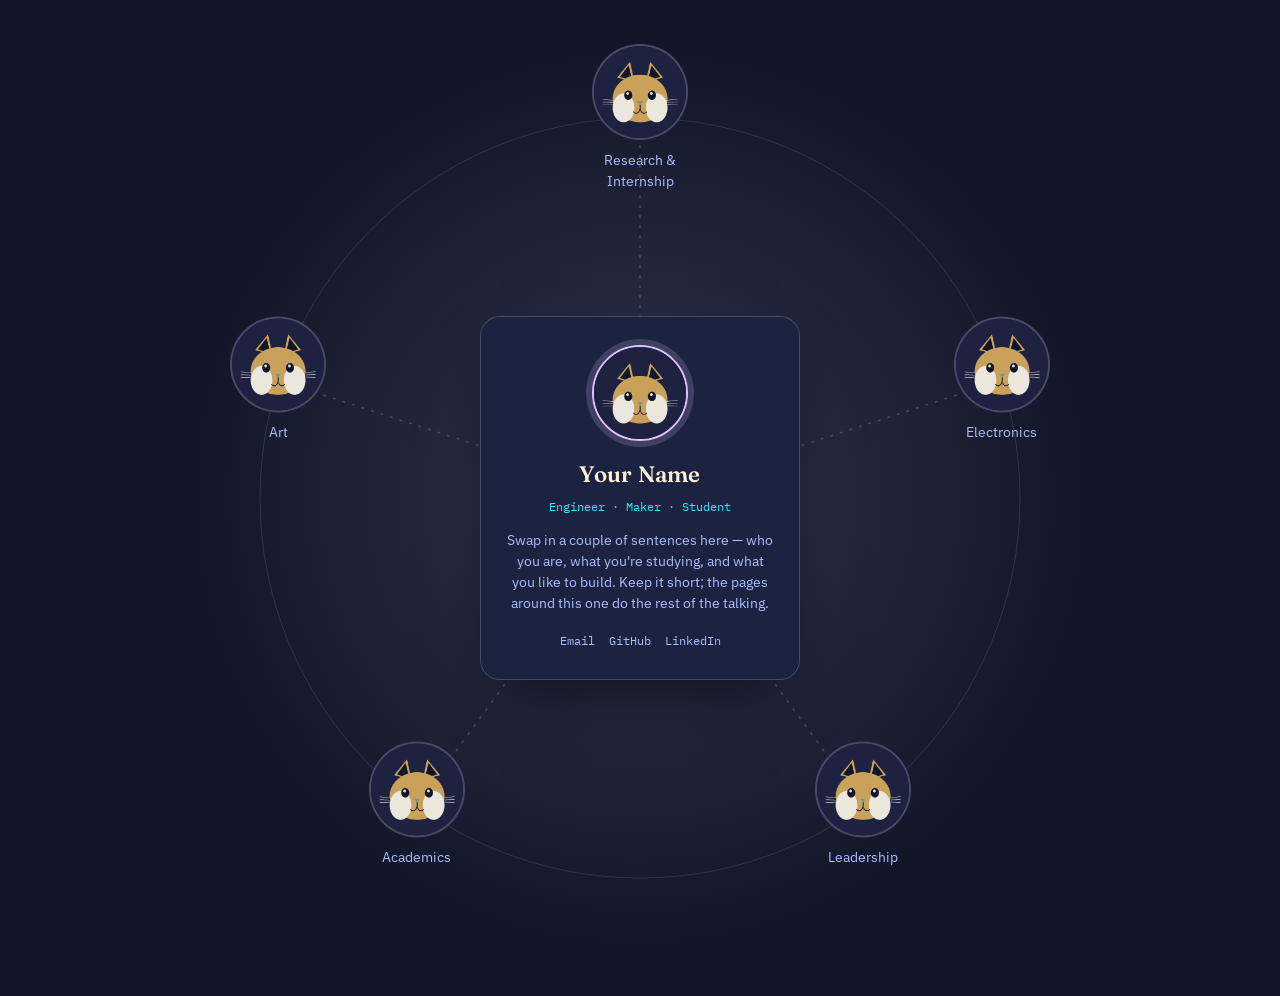
<file: index.html>
<!DOCTYPE html>
<html lang="en">
<head>
<meta charset="UTF-8">
<meta name="viewport" content="width=device-width, initial-scale=1.0">
<title>Your Name — Portfolio</title>
<link rel="stylesheet" href="css/style.css">
</head>
<body>

<!--
  HUB PAGE
  ---------
  Five "node" links are arranged around the center bio card using
  the --x / --y custom properties set inline on each .node element
  (percentages within the 900x900 .web box). To rearrange topics,
  just swap the --x/--y pairs, the SVG line endpoints, and the
  href/label/icon inside each node. Each node also sets its own
  --node-accent, matching that destination page's theme color —
  update it if you change a page's palette in css/style.css.

  To replace an icon: swap the <img src="images/cat.png"> for your
  own square image (ideally 200x200px or larger, it gets cropped
  into a circle).
-->

<main class="hub">
  <div class="web">

    <!-- connecting lines + faint orbit ring, purely decorative -->
    <svg class="web-lines" viewBox="0 0 900 900" aria-hidden="true">
      <g class="orbit-group">
        <circle class="orbit" cx="450" cy="450" r="380"></circle>
      </g>
      <line x1="450" y1="450" x2="450"   y2="70"></line>
      <line x1="450" y1="450" x2="811.5" y2="332.5"></line>
      <line x1="450" y1="450" x2="673.4" y2="757.4"></line>
      <line x1="450" y1="450" x2="226.6" y2="757.4"></line>
      <line x1="450" y1="450" x2="88.5"  y2="332.5"></line>
    </svg>

    <!-- center: photo + bio -->
    <div class="bio-card">
      <div class="portrait">
        <img src="images/cat.png" alt="Portrait of you">
      </div>
      <h1>Your Name</h1>
      <p class="role">Engineer · Maker · Student</p>
      <p class="bio-text">
        Swap in a couple of sentences here — who you are, what you're
        studying, and what you like to build. Keep it short; the
        pages around this one do the rest of the talking.
      </p>
      <div class="bio-links">
        <a href="mailto:you@example.com">Email</a>
        <a href="#">GitHub</a>
        <a href="#">LinkedIn</a>
      </div>
    </div>

    <!-- nodes: order = top, upper-right, lower-right, lower-left, upper-left -->
    <a class="node" href="research.html" style="--x: 50%;    --y: 7.78%;  --delay: 0.05s; --node-accent: #3185FC;">
      <span class="icon-ring"><img src="images/cat.png" alt=""></span>
      <span class="label">Research &amp; Internship</span>
    </a>

    <a class="node" href="electronics.html" style="--x: 90.17%; --y: 36.94%; --delay: 0.15s; --node-accent: #B0FE76;">
      <span class="icon-ring"><img src="images/cat.png" alt=""></span>
      <span class="label">Electronics</span>
    </a>

    <a class="node" href="leadership.html" style="--x: 74.82%; --y: 84.16%; --delay: 0.25s; --node-accent: #C083C4;">
      <span class="icon-ring"><img src="images/cat.png" alt=""></span>
      <span class="label">Leadership</span>
    </a>

    <a class="node" href="academics.html" style="--x: 25.18%; --y: 84.16%; --delay: 0.35s; --node-accent: #D6684A;">
      <span class="icon-ring"><img src="images/cat.png" alt=""></span>
      <span class="label">Academics</span>
    </a>

    <a class="node" href="art.html" style="--x: 9.83%;  --y: 36.94%; --delay: 0.45s; --node-accent: #258EA6;">
      <span class="icon-ring"><img src="images/cat.png" alt=""></span>
      <span class="label">Art</span>
    </a>

  </div>
</main>

</body>
</html>
</file>
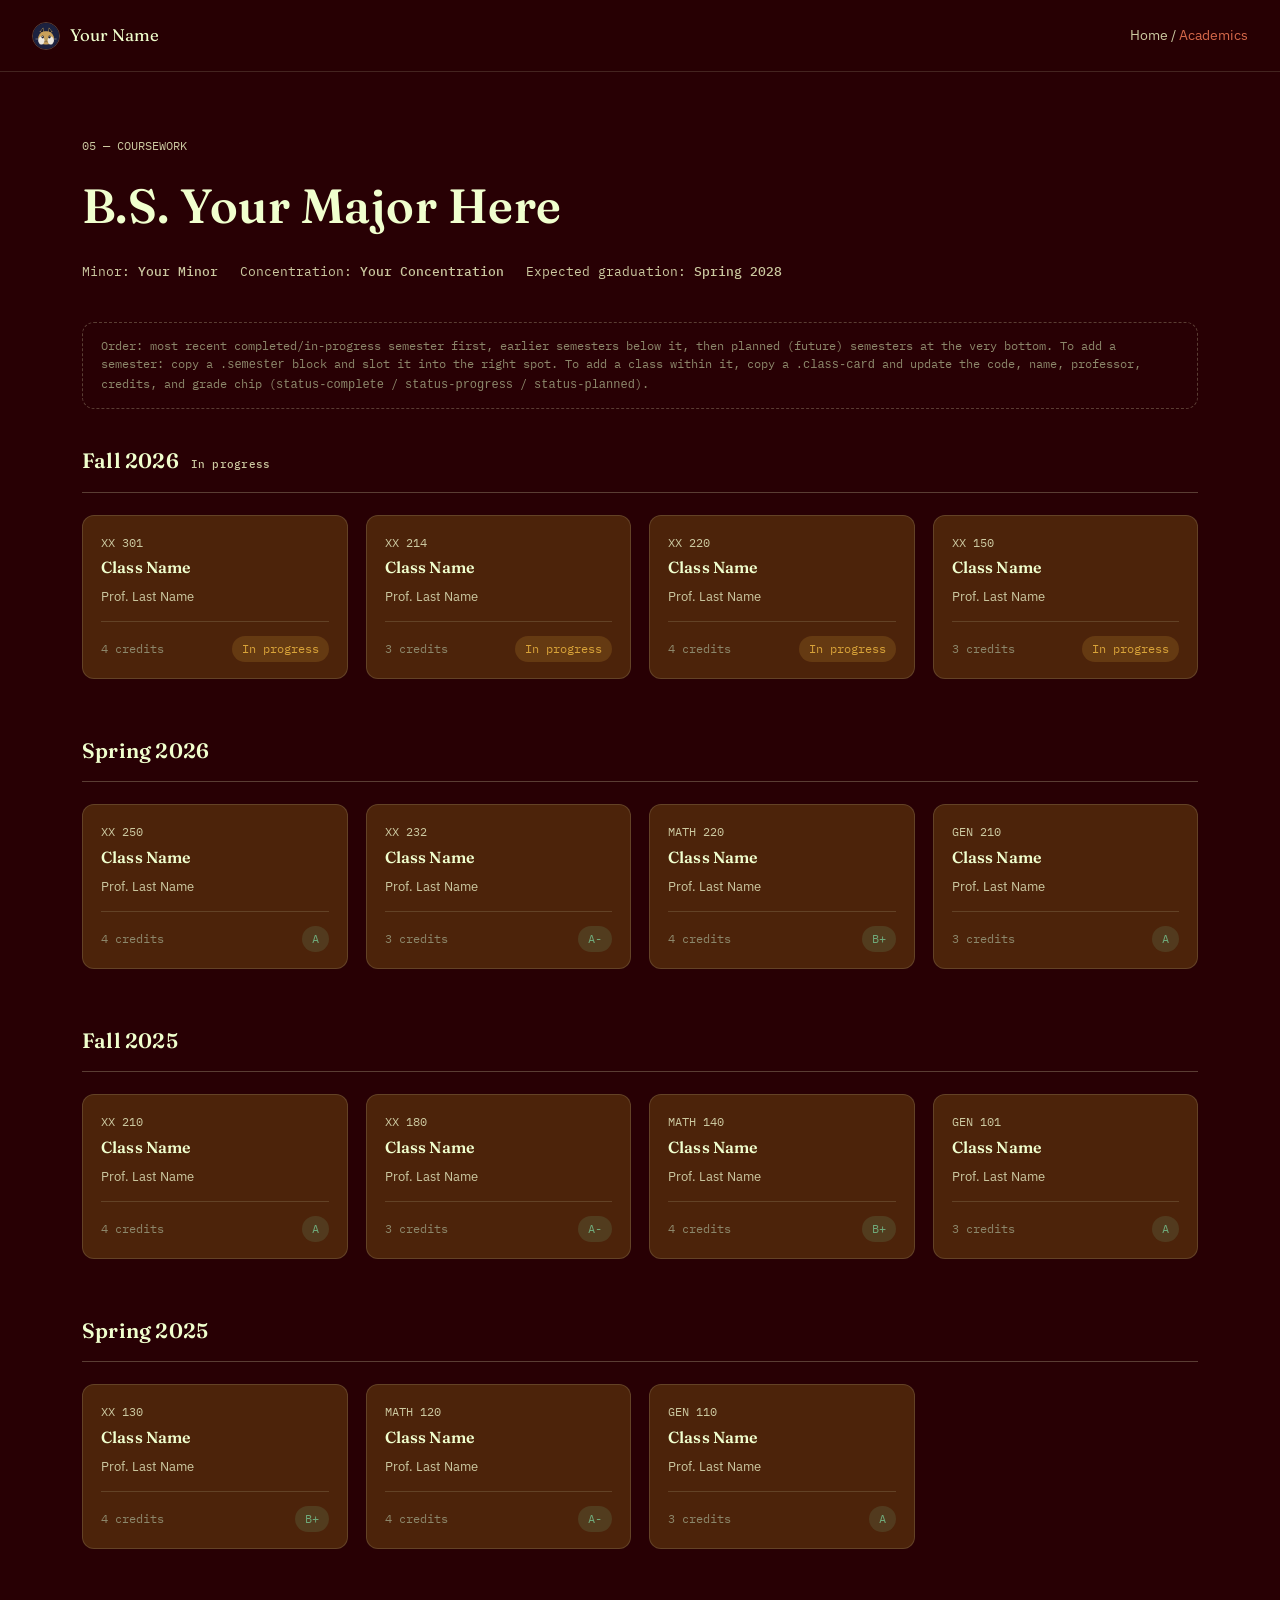
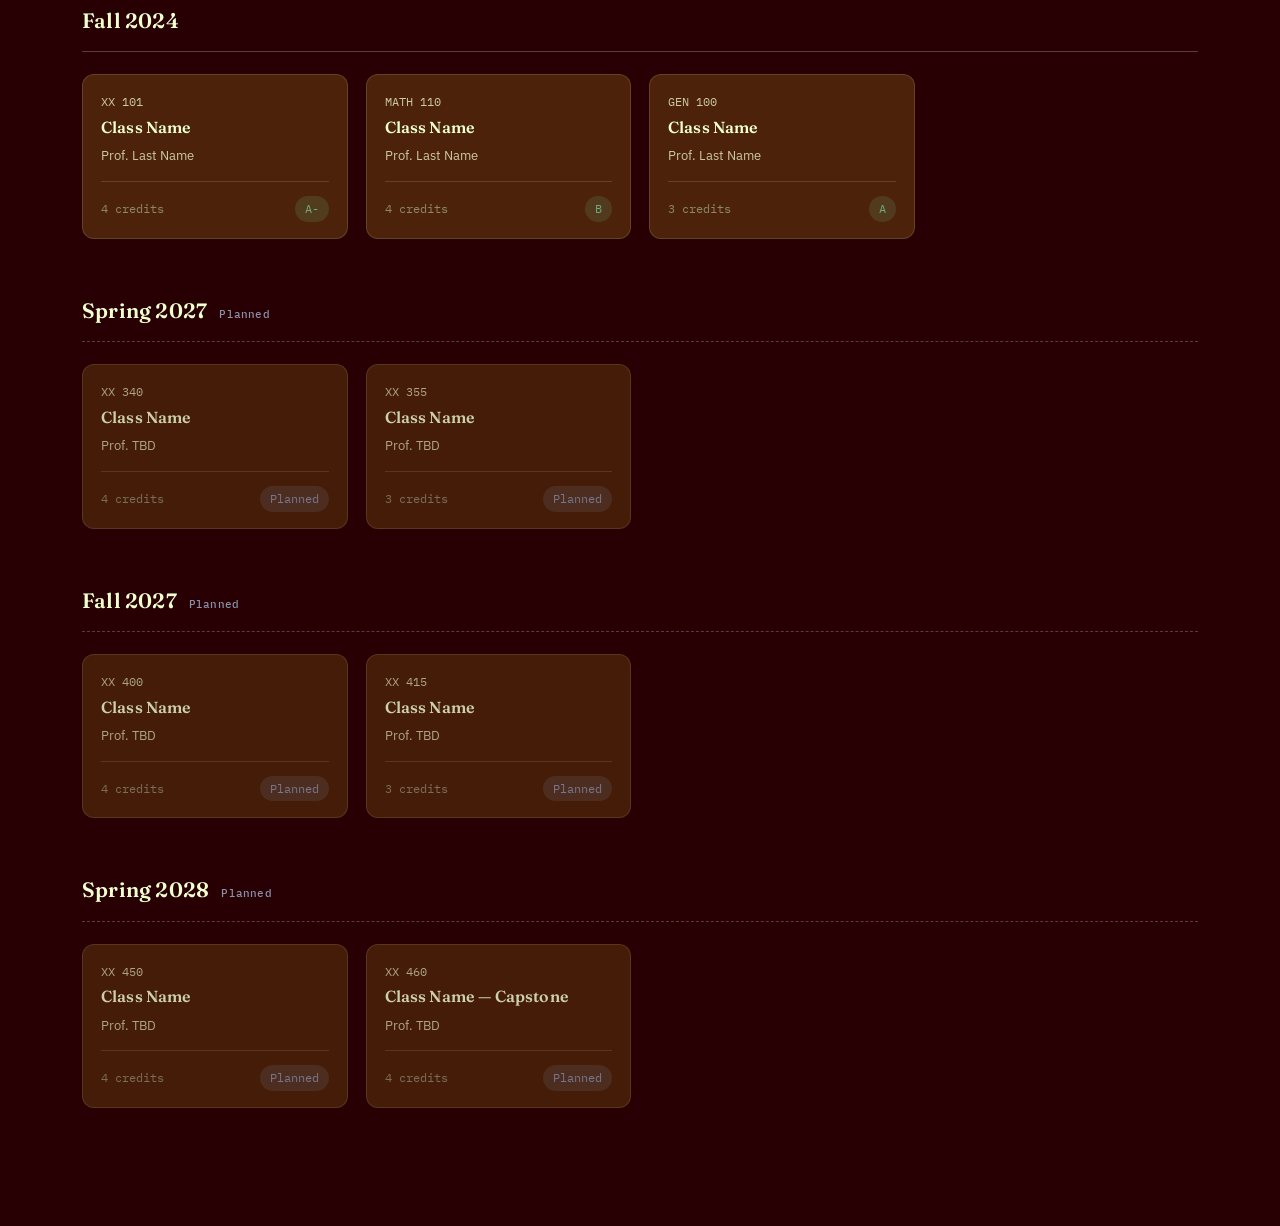
<file: academics.html>
<!DOCTYPE html>
<html lang="en">
<head>
<meta charset="UTF-8">
<meta name="viewport" content="width=device-width, initial-scale=1.0">
<title>Academics — Your Name</title>
<link rel="stylesheet" href="css/style.css">
</head>
<body data-theme="academics">

<nav class="topnav">
  <a class="home-link" href="index.html">
    <span class="mark"><img src="images/cat.png" alt=""></span>
    Your Name
  </a>
  <span class="crumb">Home / <span>Academics</span></span>
</nav>

<header class="page-header">
  <p class="eyebrow">05 — COURSEWORK</p>
  <h1>B.S. Your Major Here</h1>
  <div class="degree-block">
    <span class="degree-item">Minor: <strong>Your Minor</strong></span>
    <span class="degree-item">Concentration: <strong>Your Concentration</strong></span>
    <span class="degree-item">Expected graduation: <strong>Spring 2028</strong></span>
  </div>
</header>

<main class="page-shell">

  <p class="builder-note">
    Order: most recent completed/in-progress semester first, earlier
    semesters below it, then planned (future) semesters at the very
    bottom. To add a semester: copy a <code>.semester</code> block and
    slot it into the right spot. To add a class within it, copy a
    <code>.class-card</code> and update the code, name, professor,
    credits, and grade chip (<code>status-complete</code> /
    <code>status-progress</code> / <code>status-planned</code>).
  </p>

  <section class="semester">
    <h2>Fall 2026 <span class="semester-tag">In progress</span></h2>
    <div class="class-grid">

      <div class="class-card">
        <p class="class-code">XX 301</p>
        <h3>Class Name</h3>
        <p class="class-prof">Prof. Last Name</p>
        <div class="class-meta">
          <span class="credits">4 credits</span>
          <span class="grade-chip status-progress">In progress</span>
        </div>
      </div>

      <div class="class-card">
        <p class="class-code">XX 214</p>
        <h3>Class Name</h3>
        <p class="class-prof">Prof. Last Name</p>
        <div class="class-meta">
          <span class="credits">3 credits</span>
          <span class="grade-chip status-progress">In progress</span>
        </div>
      </div>

      <div class="class-card">
        <p class="class-code">XX 220</p>
        <h3>Class Name</h3>
        <p class="class-prof">Prof. Last Name</p>
        <div class="class-meta">
          <span class="credits">4 credits</span>
          <span class="grade-chip status-progress">In progress</span>
        </div>
      </div>

      <div class="class-card">
        <p class="class-code">XX 150</p>
        <h3>Class Name</h3>
        <p class="class-prof">Prof. Last Name</p>
        <div class="class-meta">
          <span class="credits">3 credits</span>
          <span class="grade-chip status-progress">In progress</span>
        </div>
      </div>

    </div>
  </section>

  <section class="semester">
    <h2>Spring 2026</h2>
    <div class="class-grid">

      <div class="class-card">
        <p class="class-code">XX 250</p>
        <h3>Class Name</h3>
        <p class="class-prof">Prof. Last Name</p>
        <div class="class-meta">
          <span class="credits">4 credits</span>
          <span class="grade-chip status-complete">A</span>
        </div>
      </div>

      <div class="class-card">
        <p class="class-code">XX 232</p>
        <h3>Class Name</h3>
        <p class="class-prof">Prof. Last Name</p>
        <div class="class-meta">
          <span class="credits">3 credits</span>
          <span class="grade-chip status-complete">A-</span>
        </div>
      </div>

      <div class="class-card">
        <p class="class-code">MATH 220</p>
        <h3>Class Name</h3>
        <p class="class-prof">Prof. Last Name</p>
        <div class="class-meta">
          <span class="credits">4 credits</span>
          <span class="grade-chip status-complete">B+</span>
        </div>
      </div>

      <div class="class-card">
        <p class="class-code">GEN 210</p>
        <h3>Class Name</h3>
        <p class="class-prof">Prof. Last Name</p>
        <div class="class-meta">
          <span class="credits">3 credits</span>
          <span class="grade-chip status-complete">A</span>
        </div>
      </div>

    </div>
  </section>

  <section class="semester">
    <h2>Fall 2025</h2>
    <div class="class-grid">

      <div class="class-card">
        <p class="class-code">XX 210</p>
        <h3>Class Name</h3>
        <p class="class-prof">Prof. Last Name</p>
        <div class="class-meta">
          <span class="credits">4 credits</span>
          <span class="grade-chip status-complete">A</span>
        </div>
      </div>

      <div class="class-card">
        <p class="class-code">XX 180</p>
        <h3>Class Name</h3>
        <p class="class-prof">Prof. Last Name</p>
        <div class="class-meta">
          <span class="credits">3 credits</span>
          <span class="grade-chip status-complete">A-</span>
        </div>
      </div>

      <div class="class-card">
        <p class="class-code">MATH 140</p>
        <h3>Class Name</h3>
        <p class="class-prof">Prof. Last Name</p>
        <div class="class-meta">
          <span class="credits">4 credits</span>
          <span class="grade-chip status-complete">B+</span>
        </div>
      </div>

      <div class="class-card">
        <p class="class-code">GEN 101</p>
        <h3>Class Name</h3>
        <p class="class-prof">Prof. Last Name</p>
        <div class="class-meta">
          <span class="credits">3 credits</span>
          <span class="grade-chip status-complete">A</span>
        </div>
      </div>

    </div>
  </section>

  <section class="semester">
    <h2>Spring 2025</h2>
    <div class="class-grid">

      <div class="class-card">
        <p class="class-code">XX 130</p>
        <h3>Class Name</h3>
        <p class="class-prof">Prof. Last Name</p>
        <div class="class-meta">
          <span class="credits">4 credits</span>
          <span class="grade-chip status-complete">B+</span>
        </div>
      </div>

      <div class="class-card">
        <p class="class-code">MATH 120</p>
        <h3>Class Name</h3>
        <p class="class-prof">Prof. Last Name</p>
        <div class="class-meta">
          <span class="credits">4 credits</span>
          <span class="grade-chip status-complete">A-</span>
        </div>
      </div>

      <div class="class-card">
        <p class="class-code">GEN 110</p>
        <h3>Class Name</h3>
        <p class="class-prof">Prof. Last Name</p>
        <div class="class-meta">
          <span class="credits">3 credits</span>
          <span class="grade-chip status-complete">A</span>
        </div>
      </div>

    </div>
  </section>

  <section class="semester">
    <h2>Fall 2024</h2>
    <div class="class-grid">

      <div class="class-card">
        <p class="class-code">XX 101</p>
        <h3>Class Name</h3>
        <p class="class-prof">Prof. Last Name</p>
        <div class="class-meta">
          <span class="credits">4 credits</span>
          <span class="grade-chip status-complete">A-</span>
        </div>
      </div>

      <div class="class-card">
        <p class="class-code">MATH 110</p>
        <h3>Class Name</h3>
        <p class="class-prof">Prof. Last Name</p>
        <div class="class-meta">
          <span class="credits">4 credits</span>
          <span class="grade-chip status-complete">B</span>
        </div>
      </div>

      <div class="class-card">
        <p class="class-code">GEN 100</p>
        <h3>Class Name</h3>
        <p class="class-prof">Prof. Last Name</p>
        <div class="class-meta">
          <span class="credits">3 credits</span>
          <span class="grade-chip status-complete">A</span>
        </div>
      </div>

    </div>
  </section>

  <section class="semester semester-planned">
    <h2>Spring 2027 <span class="semester-tag">Planned</span></h2>
    <div class="class-grid">

      <div class="class-card">
        <p class="class-code">XX 340</p>
        <h3>Class Name</h3>
        <p class="class-prof">Prof. TBD</p>
        <div class="class-meta">
          <span class="credits">4 credits</span>
          <span class="grade-chip status-planned">Planned</span>
        </div>
      </div>

      <div class="class-card">
        <p class="class-code">XX 355</p>
        <h3>Class Name</h3>
        <p class="class-prof">Prof. TBD</p>
        <div class="class-meta">
          <span class="credits">3 credits</span>
          <span class="grade-chip status-planned">Planned</span>
        </div>
      </div>

    </div>
  </section>

  <section class="semester semester-planned">
    <h2>Fall 2027 <span class="semester-tag">Planned</span></h2>
    <div class="class-grid">

      <div class="class-card">
        <p class="class-code">XX 400</p>
        <h3>Class Name</h3>
        <p class="class-prof">Prof. TBD</p>
        <div class="class-meta">
          <span class="credits">4 credits</span>
          <span class="grade-chip status-planned">Planned</span>
        </div>
      </div>

      <div class="class-card">
        <p class="class-code">XX 415</p>
        <h3>Class Name</h3>
        <p class="class-prof">Prof. TBD</p>
        <div class="class-meta">
          <span class="credits">3 credits</span>
          <span class="grade-chip status-planned">Planned</span>
        </div>
      </div>

    </div>
  </section>

  <section class="semester semester-planned">
    <h2>Spring 2028 <span class="semester-tag">Planned</span></h2>
    <div class="class-grid">

      <div class="class-card">
        <p class="class-code">XX 450</p>
        <h3>Class Name</h3>
        <p class="class-prof">Prof. TBD</p>
        <div class="class-meta">
          <span class="credits">4 credits</span>
          <span class="grade-chip status-planned">Planned</span>
        </div>
      </div>

      <div class="class-card">
        <p class="class-code">XX 460</p>
        <h3>Class Name — Capstone</h3>
        <p class="class-prof">Prof. TBD</p>
        <div class="class-meta">
          <span class="credits">4 credits</span>
          <span class="grade-chip status-planned">Planned</span>
        </div>
      </div>

    </div>
  </section>

</main>

</body>
</html>
</file>
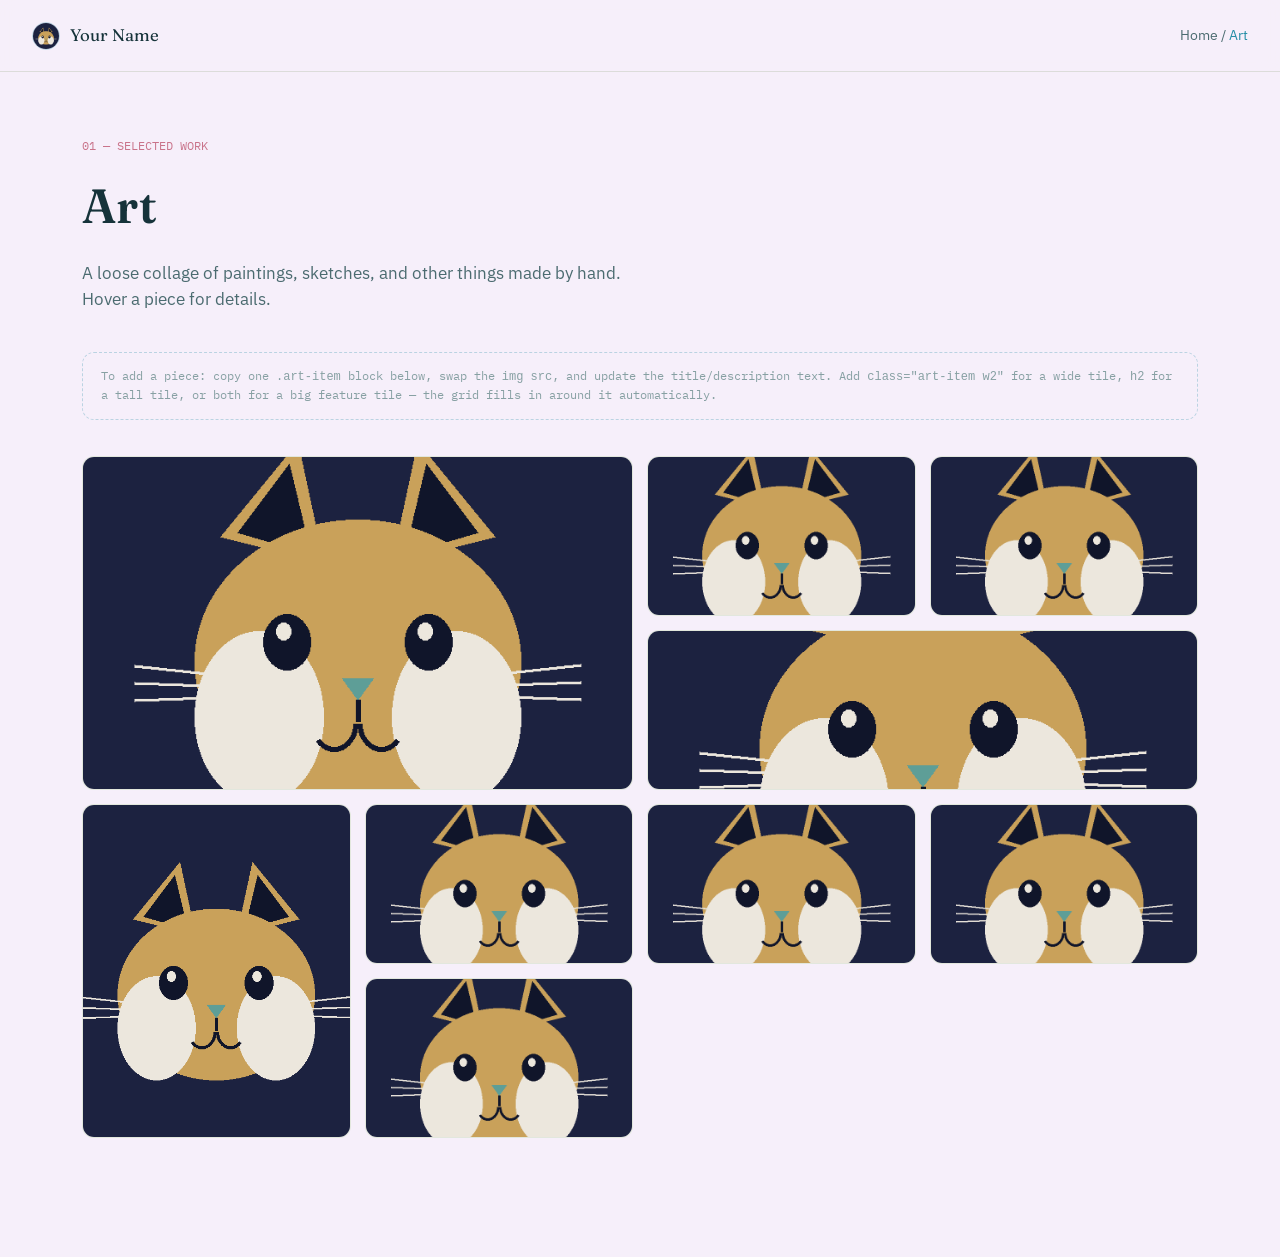
<file: art.html>
<!DOCTYPE html>
<html lang="en">
<head>
<meta charset="UTF-8">
<meta name="viewport" content="width=device-width, initial-scale=1.0">
<title>Art — Your Name</title>
<link rel="stylesheet" href="css/style.css">
</head>
<body data-theme="art">

<nav class="topnav">
  <a class="home-link" href="index.html">
    <span class="mark"><img src="images/cat.png" alt=""></span>
    Your Name
  </a>
  <span class="crumb">Home / <span>Art</span></span>
</nav>

<header class="page-header">
  <p class="eyebrow">01 — SELECTED WORK</p>
  <h1>Art</h1>
  <p class="dek">A loose collage of paintings, sketches, and other things made
    by hand. Hover a piece for details.</p>
</header>

<main class="page-shell">

  <p class="builder-note">
    To add a piece: copy one <code>.art-item</code> block below, swap the
    <code>img src</code>, and update the title/description text. Add
    <code>class="art-item w2"</code> for a wide tile, <code>h2</code> for a
    tall tile, or both for a big feature tile — the grid fills in around it
    automatically.
  </p>

  <div class="art-grid">

    <div class="art-item w2 h2">
      <img src="images/cat.png" alt="Art piece placeholder">
      <div class="caption">
        <p class="piece-title">Piece Title</p>
        <p class="piece-desc">Medium, size, and a line or two about the piece — what it's of, or what you were exploring.</p>
      </div>
    </div>

    <div class="art-item">
      <img src="images/cat.png" alt="Art piece placeholder">
      <div class="caption">
        <p class="piece-title">Piece Title</p>
        <p class="piece-desc">Medium · Year</p>
      </div>
    </div>

    <div class="art-item">
      <img src="images/cat.png" alt="Art piece placeholder">
      <div class="caption">
        <p class="piece-title">Piece Title</p>
        <p class="piece-desc">Medium · Year</p>
      </div>
    </div>

    <div class="art-item w2">
      <img src="images/cat.png" alt="Art piece placeholder">
      <div class="caption">
        <p class="piece-title">Piece Title</p>
        <p class="piece-desc">A wide tile, good for landscapes or process shots.</p>
      </div>
    </div>

    <div class="art-item h2">
      <img src="images/cat.png" alt="Art piece placeholder">
      <div class="caption">
        <p class="piece-title">Piece Title</p>
        <p class="piece-desc">A tall tile, good for portraits.</p>
      </div>
    </div>

    <div class="art-item">
      <img src="images/cat.png" alt="Art piece placeholder">
      <div class="caption">
        <p class="piece-title">Piece Title</p>
        <p class="piece-desc">Medium · Year</p>
      </div>
    </div>

    <div class="art-item">
      <img src="images/cat.png" alt="Art piece placeholder">
      <div class="caption">
        <p class="piece-title">Piece Title</p>
        <p class="piece-desc">Medium · Year</p>
      </div>
    </div>

    <div class="art-item">
      <img src="images/cat.png" alt="Art piece placeholder">
      <div class="caption">
        <p class="piece-title">Piece Title</p>
        <p class="piece-desc">Medium · Year</p>
      </div>
    </div>

    <div class="art-item">
      <img src="images/cat.png" alt="Art piece placeholder">
      <div class="caption">
        <p class="piece-title">Piece Title</p>
        <p class="piece-desc">Medium · Year</p>
      </div>
    </div>

  </div>
</main>

</body>
</html>
</file>
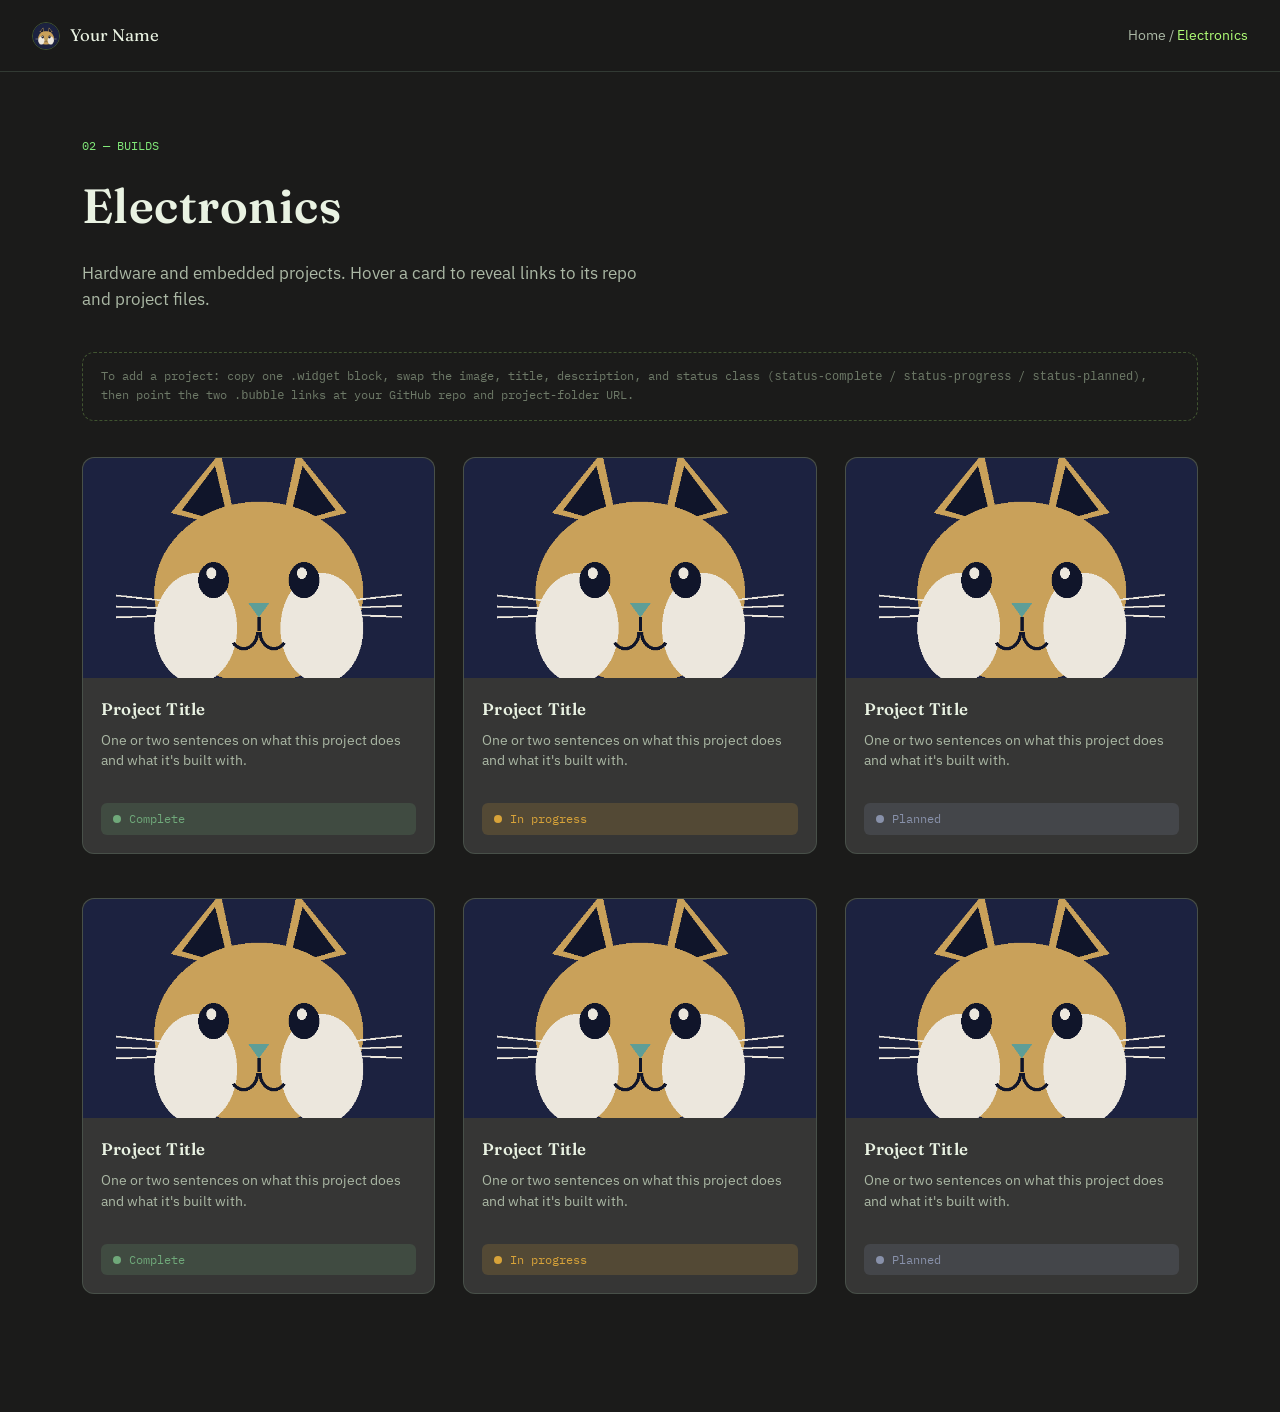
<file: electronics.html>
<!DOCTYPE html>
<html lang="en">
<head>
<meta charset="UTF-8">
<meta name="viewport" content="width=device-width, initial-scale=1.0">
<title>Electronics — Your Name</title>
<link rel="stylesheet" href="css/style.css">
</head>
<body data-theme="electronics">

<nav class="topnav">
  <a class="home-link" href="index.html">
    <span class="mark"><img src="images/cat.png" alt=""></span>
    Your Name
  </a>
  <span class="crumb">Home / <span>Electronics</span></span>
</nav>

<header class="page-header">
  <p class="eyebrow">02 — BUILDS</p>
  <h1>Electronics</h1>
  <p class="dek">Hardware and embedded projects. Hover a card to reveal
    links to its repo and project files.</p>
</header>

<main class="page-shell">

  <p class="builder-note">
    To add a project: copy one <code>.widget</code> block, swap the image,
    title, description, and status class
    (<code>status-complete</code> / <code>status-progress</code> /
    <code>status-planned</code>), then point the two
    <code>.bubble</code> links at your GitHub repo and project-folder URL.
  </p>

  <div class="widget-grid">

    <article class="widget">
      <div class="thumb"><img src="images/cat.png" alt="Project photo placeholder"></div>
      <div class="widget-body">
        <h3>Project Title</h3>
        <p class="widget-desc">One or two sentences on what this project does and what it's built with.</p>
      </div>
      <div class="status-bar status-complete"><span class="dot"></span>Complete</div>
      <div class="bubbles">
        <a class="bubble bubble-1" href="#">↳ GitHub</a>
        <a class="bubble bubble-2" href="#">↳ Files</a>
      </div>
    </article>

    <article class="widget">
      <div class="thumb"><img src="images/cat.png" alt="Project photo placeholder"></div>
      <div class="widget-body">
        <h3>Project Title</h3>
        <p class="widget-desc">One or two sentences on what this project does and what it's built with.</p>
      </div>
      <div class="status-bar status-progress"><span class="dot"></span>In progress</div>
      <div class="bubbles">
        <a class="bubble bubble-1" href="#">↳ GitHub</a>
        <a class="bubble bubble-2" href="#">↳ Files</a>
      </div>
    </article>

    <article class="widget">
      <div class="thumb"><img src="images/cat.png" alt="Project photo placeholder"></div>
      <div class="widget-body">
        <h3>Project Title</h3>
        <p class="widget-desc">One or two sentences on what this project does and what it's built with.</p>
      </div>
      <div class="status-bar status-planned"><span class="dot"></span>Planned</div>
      <div class="bubbles">
        <a class="bubble bubble-1" href="#">↳ GitHub</a>
        <a class="bubble bubble-2" href="#">↳ Files</a>
      </div>
    </article>

    <article class="widget">
      <div class="thumb"><img src="images/cat.png" alt="Project photo placeholder"></div>
      <div class="widget-body">
        <h3>Project Title</h3>
        <p class="widget-desc">One or two sentences on what this project does and what it's built with.</p>
      </div>
      <div class="status-bar status-complete"><span class="dot"></span>Complete</div>
      <div class="bubbles">
        <a class="bubble bubble-1" href="#">↳ GitHub</a>
        <a class="bubble bubble-2" href="#">↳ Files</a>
      </div>
    </article>

    <article class="widget">
      <div class="thumb"><img src="images/cat.png" alt="Project photo placeholder"></div>
      <div class="widget-body">
        <h3>Project Title</h3>
        <p class="widget-desc">One or two sentences on what this project does and what it's built with.</p>
      </div>
      <div class="status-bar status-progress"><span class="dot"></span>In progress</div>
      <div class="bubbles">
        <a class="bubble bubble-1" href="#">↳ GitHub</a>
        <a class="bubble bubble-2" href="#">↳ Files</a>
      </div>
    </article>

    <article class="widget">
      <div class="thumb"><img src="images/cat.png" alt="Project photo placeholder"></div>
      <div class="widget-body">
        <h3>Project Title</h3>
        <p class="widget-desc">One or two sentences on what this project does and what it's built with.</p>
      </div>
      <div class="status-bar status-planned"><span class="dot"></span>Planned</div>
      <div class="bubbles">
        <a class="bubble bubble-1" href="#">↳ GitHub</a>
        <a class="bubble bubble-2" href="#">↳ Files</a>
      </div>
    </article>

  </div>
</main>

</body>
</html>
</file>
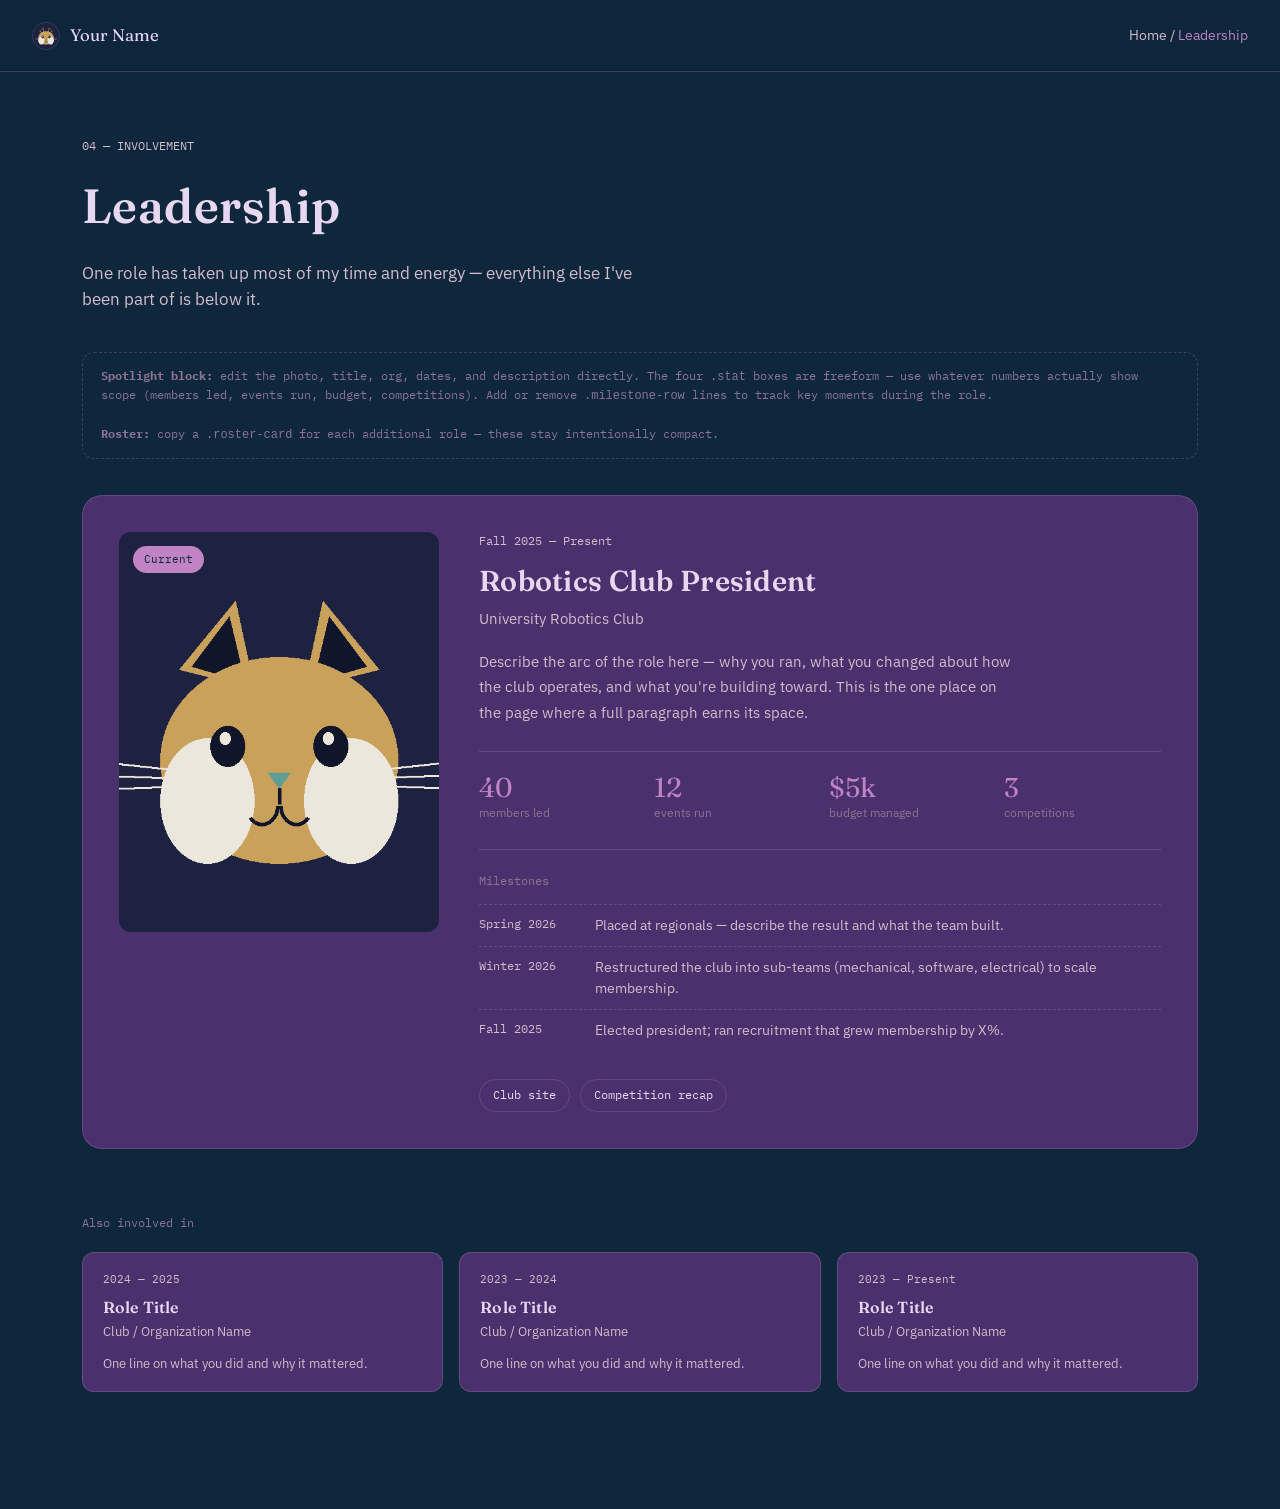
<file: leadership.html>
<!DOCTYPE html>
<html lang="en">
<head>
<meta charset="UTF-8">
<meta name="viewport" content="width=device-width, initial-scale=1.0">
<title>Leadership — Your Name</title>
<link rel="stylesheet" href="css/style.css">
</head>
<body data-theme="leadership">

<nav class="topnav">
  <a class="home-link" href="index.html">
    <span class="mark"><img src="images/cat.png" alt=""></span>
    Your Name
  </a>
  <span class="crumb">Home / <span>Leadership</span></span>
</nav>

<header class="page-header">
  <p class="eyebrow">04 — INVOLVEMENT</p>
  <h1>Leadership</h1>
  <p class="dek">One role has taken up most of my time and energy — everything
    else I've been part of is below it.</p>
</header>

<main class="page-shell">

  <p class="builder-note">
    <strong>Spotlight block:</strong> edit the photo, title, org, dates, and
    description directly. The four <code>.stat</code> boxes are freeform —
    use whatever numbers actually show scope (members led, events run,
    budget, competitions). Add or remove <code>.milestone-row</code> lines
    to track key moments during the role.<br><br>
    <strong>Roster:</strong> copy a <code>.roster-card</code> for each
    additional role — these stay intentionally compact.
  </p>

  <!-- ================= SPOTLIGHT: the one big role ================= -->
  <section class="spotlight">
    <div class="spotlight-media">
      <span class="spotlight-tag">Current</span>
      <img src="images/cat.png" alt="Photo from your time as club president">
    </div>

    <div class="spotlight-content">
      <p class="spotlight-dates">Fall 2025 — Present</p>
      <h2>Robotics Club President</h2>
      <p class="spotlight-org">University Robotics Club</p>

      <p class="spotlight-desc">
        Describe the arc of the role here — why you ran, what you changed
        about how the club operates, and what you're building toward. This
        is the one place on the page where a full paragraph earns its
        space.
      </p>

      <div class="spotlight-stats">
        <div class="stat">
          <p class="stat-num">40</p>
          <p class="stat-label">members led</p>
        </div>
        <div class="stat">
          <p class="stat-num">12</p>
          <p class="stat-label">events run</p>
        </div>
        <div class="stat">
          <p class="stat-num">$5k</p>
          <p class="stat-label">budget managed</p>
        </div>
        <div class="stat">
          <p class="stat-num">3</p>
          <p class="stat-label">competitions</p>
        </div>
      </div>

      <div class="spotlight-milestones">
        <p class="milestones-label">Milestones</p>

        <div class="milestone-row">
          <p class="milestone-date">Spring 2026</p>
          <p class="milestone-text">Placed at regionals — describe the result and what the team built.</p>
        </div>
        <div class="milestone-row">
          <p class="milestone-date">Winter 2026</p>
          <p class="milestone-text">Restructured the club into sub-teams (mechanical, software, electrical) to scale membership.</p>
        </div>
        <div class="milestone-row">
          <p class="milestone-date">Fall 2025</p>
          <p class="milestone-text">Elected president; ran recruitment that grew membership by X%.</p>
        </div>
      </div>

      <div class="entry-links">
        <a href="#">Club site</a>
        <a href="#">Competition recap</a>
      </div>
    </div>
  </section>

  <!-- ================= ROSTER: everything else ================= -->
  <p class="roster-heading">Also involved in</p>

  <div class="roster-grid">

    <div class="roster-card">
      <p class="roster-dates">2024 — 2025</p>
      <h3>Role Title</h3>
      <p class="roster-org">Club / Organization Name</p>
      <p class="roster-desc">One line on what you did and why it mattered.</p>
    </div>

    <div class="roster-card">
      <p class="roster-dates">2023 — 2024</p>
      <h3>Role Title</h3>
      <p class="roster-org">Club / Organization Name</p>
      <p class="roster-desc">One line on what you did and why it mattered.</p>
    </div>

    <div class="roster-card">
      <p class="roster-dates">2023 — Present</p>
      <h3>Role Title</h3>
      <p class="roster-org">Club / Organization Name</p>
      <p class="roster-desc">One line on what you did and why it mattered.</p>
    </div>

  </div>

</main>

</body>
</html>
</file>
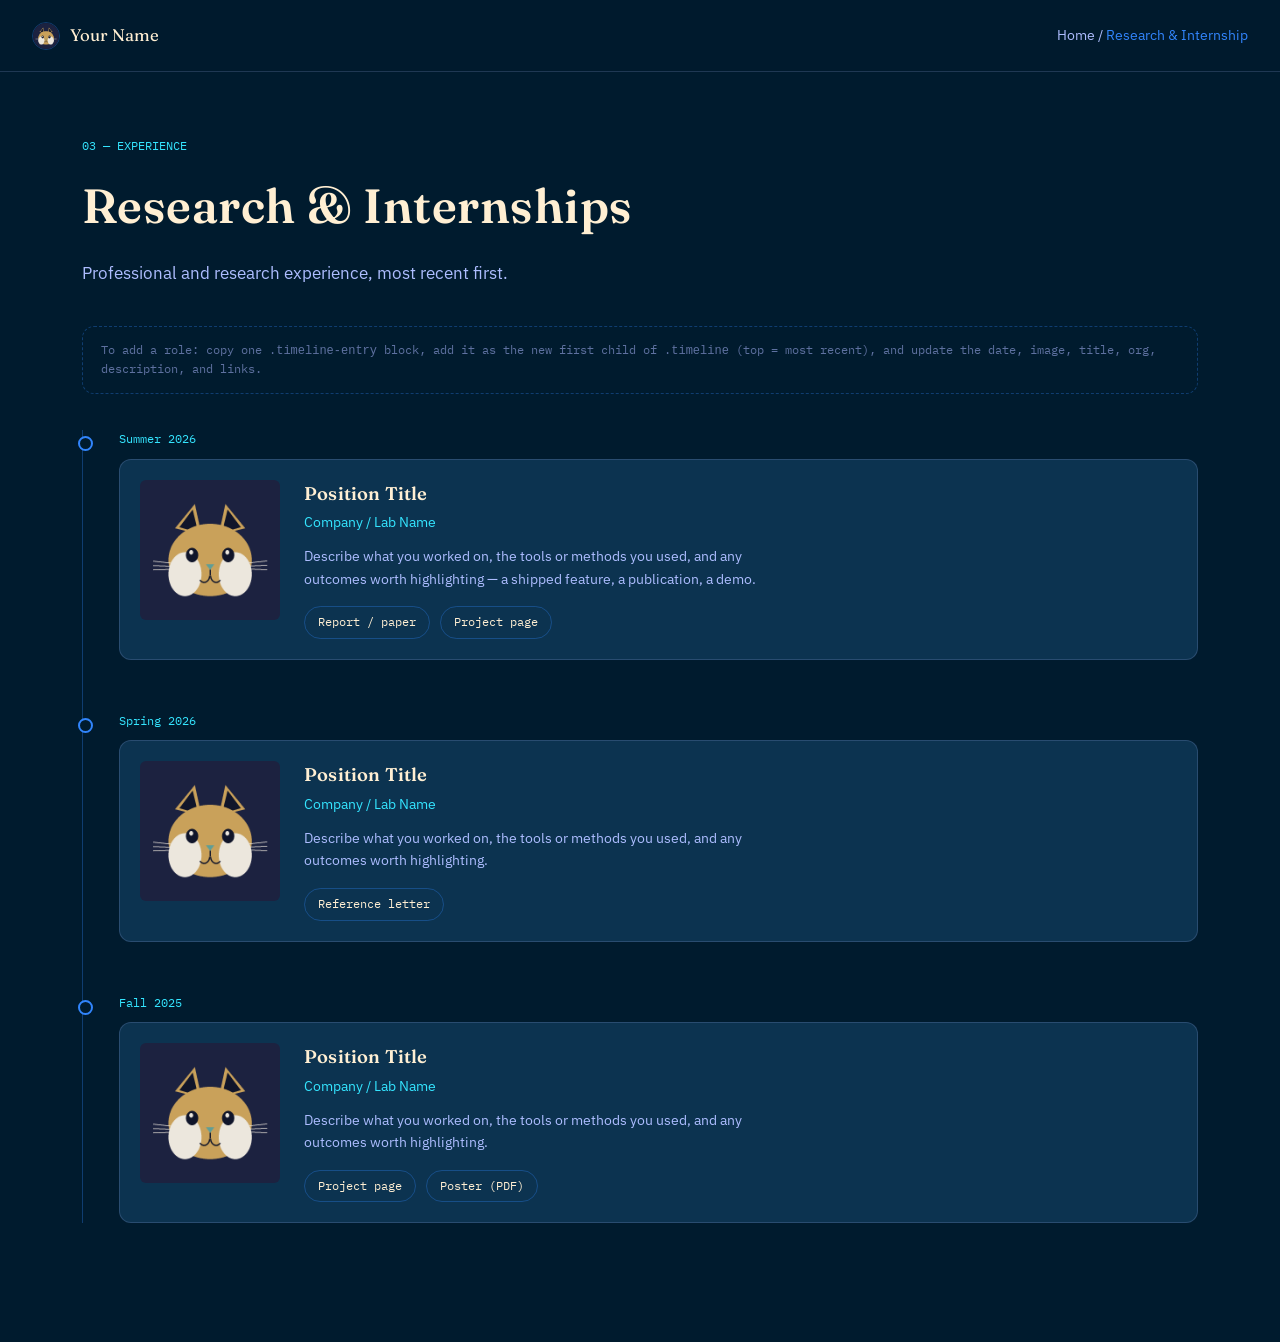
<file: research.html>
<!DOCTYPE html>
<html lang="en">
<head>
<meta charset="UTF-8">
<meta name="viewport" content="width=device-width, initial-scale=1.0">
<title>Research & Internships — Your Name</title>
<link rel="stylesheet" href="css/style.css">
</head>
<body data-theme="research">

<nav class="topnav">
  <a class="home-link" href="index.html">
    <span class="mark"><img src="images/cat.png" alt=""></span>
    Your Name
  </a>
  <span class="crumb">Home / <span>Research &amp; Internship</span></span>
</nav>

<header class="page-header">
  <p class="eyebrow">03 — EXPERIENCE</p>
  <h1>Research &amp; Internships</h1>
  <p class="dek">Professional and research experience, most recent first.</p>
</header>

<main class="page-shell">

  <p class="builder-note">
    To add a role: copy one <code>.timeline-entry</code> block, add it as
    the new first child of <code>.timeline</code> (top = most recent), and
    update the date, image, title, org, description, and links.
  </p>

  <div class="timeline">

    <div class="timeline-entry">
      <p class="entry-date">Summer 2026</p>
      <div class="entry-card">
        <div class="entry-thumb"><img src="images/cat.png" alt="Placeholder photo"></div>
        <div>
          <h3>Position Title</h3>
          <p class="entry-org">Company / Lab Name</p>
          <p class="entry-desc">Describe what you worked on, the tools or methods you used, and any outcomes worth highlighting — a shipped feature, a publication, a demo.</p>
          <div class="entry-links">
            <a href="#">Report / paper</a>
            <a href="#">Project page</a>
          </div>
        </div>
      </div>
    </div>

    <div class="timeline-entry">
      <p class="entry-date">Spring 2026</p>
      <div class="entry-card">
        <div class="entry-thumb"><img src="images/cat.png" alt="Placeholder photo"></div>
        <div>
          <h3>Position Title</h3>
          <p class="entry-org">Company / Lab Name</p>
          <p class="entry-desc">Describe what you worked on, the tools or methods you used, and any outcomes worth highlighting.</p>
          <div class="entry-links">
            <a href="#">Reference letter</a>
          </div>
        </div>
      </div>
    </div>

    <div class="timeline-entry">
      <p class="entry-date">Fall 2025</p>
      <div class="entry-card">
        <div class="entry-thumb"><img src="images/cat.png" alt="Placeholder photo"></div>
        <div>
          <h3>Position Title</h3>
          <p class="entry-org">Company / Lab Name</p>
          <p class="entry-desc">Describe what you worked on, the tools or methods you used, and any outcomes worth highlighting.</p>
          <div class="entry-links">
            <a href="#">Project page</a>
            <a href="#">Poster (PDF)</a>
          </div>
        </div>
      </div>
    </div>

  </div>
</main>

</body>
</html>
</file>
<file: css/style.css>
/* ============================================================
   PORTFOLIO SITE — SHARED STYLESHEET
   Edit the tokens in :root to retheme the whole site at once.
   ============================================================ */

@import url('https://fonts.googleapis.com/css2?family=Fraunces:opsz,wght@9..144,400;9..144,500;9..144,600;9..144,700&family=IBM+Plex+Sans:wght@400;500;600&family=IBM+Plex+Mono:wght@500&display=swap');

:root{
  /* --- HUB palette (index.html uses these directly — no data-theme override) ---
     A neutral dark base plus two accents pulled from the sub-page palettes
     (lavender from Art, cyan from Research), so the hub reads as a blend
     of everywhere it links to. Each spoke node additionally borrows its
     own destination page's accent color — see .node[style] overrides
     further down and the inline --node-accent on each node in index.html. */
  --bg:            #0E1526;
  --bg-soft:       #141B33;
  --surface:       #1B2340;
  --surface-raised:#232C4C;
  --line:          rgba(232,215,241,0.22);
  --line-soft:     rgba(255,239,211,0.12);

  --text:          #FFEFD3;   /* warm cream */
  --text-dim:      #ADBDFF;   /* periwinkle */
  --text-faint:    #6E7699;

  --accent:        #E2C2FF;   /* lavender (from Art palette) */
  --accent-soft:   rgba(226,194,255,0.18);
  --accent-2:      #34E5FF;   /* cyan (from Research palette) */
  --accent-2-soft: rgba(52,229,255,0.18);

  /* status colors stay constant across every page/theme so the meaning
     (complete / in progress / planned) never gets confused by re-theming */
  --status-good:     #6FA97A;
  --status-progress: #D8A339;
  --status-planned:  #8891AA;
  --status-good-soft:     rgba(111,169,122,0.18);
  --status-progress-soft: rgba(216,163,57,0.18);
  --status-planned-soft:  rgba(136,145,170,0.18);

  /* --- type tokens --- */
  --font-display: 'Fraunces', 'Iowan Old Style', serif;
  --font-body:    'IBM Plex Sans', -apple-system, sans-serif;
  --font-mono:    'IBM Plex Mono', 'SF Mono', monospace;

  /* --- layout tokens --- */
  --radius-s:  6px;
  --radius-m:  12px;
  --radius-l:  20px;
  --max-width: 1180px;
  --nav-h:     72px;
}

/* ============================================================
   PER-PAGE THEMES
   Each sub-page sets <body data-theme="..."> and gets its own
   palette, pulled from that page's reference swatch. Everything
   else (nav, cards, buttons, status pills) is built from these
   same variable names, so the whole page re-themes automatically.
   ============================================================ */

/* ART — gallery-wall light theme (its reference palette had no dark
   anchor color, so the page flips light instead of being forced dark) */
body[data-theme="art"]{
  --bg:            #F6EFFA;
  --bg-soft:       #EFE0F0;
  --surface:       #FFFFFF;
  --surface-raised:#FBF5FF;
  --line:          rgba(37,142,166,0.28);
  --line-soft:     rgba(159,175,144,0.3);

  --text:          #16333A;
  --text-dim:      #4B6B70;
  --text-faint:    #87A0A3;

  --accent:        #258EA6;
  --accent-soft:   rgba(37,142,166,0.14);
  --accent-2:      #C9738A;
  --accent-2-soft: rgba(226,177,177,0.4);
}

/* ELECTRONICS — dark PCB board with a neon-lime trace accent */
body[data-theme="electronics"]{
  --bg:            #1B1B1A;
  --bg-soft:       #222221;
  --surface:       #363635;
  --surface-raised:#454540;
  --line:          rgba(176,254,118,0.25);
  --line-soft:     rgba(143,187,153,0.2);

  --text:          #E9F2E2;
  --text-dim:      #ABB8A5;
  --text-faint:    #6E7A68;

  --accent:        #B0FE76;
  --accent-soft:   rgba(176,254,118,0.16);
  --accent-2:      #81E979;
  --accent-2-soft: rgba(129,233,121,0.18);
}

/* RESEARCH & INTERNSHIP — deep navy with bright-blue / cyan circuitry */
body[data-theme="research"]{
  --bg:            #001B2E;
  --bg-soft:       #062A44;
  --surface:       #0C3350;
  --surface-raised:#123F60;
  --line:          rgba(49,133,252,0.32);
  --line-soft:     rgba(173,189,255,0.18);

  --text:          #FFEFD3;
  --text-dim:      #ADBDFF;
  --text-faint:    #5E71A0;

  --accent:        #3185FC;
  --accent-soft:   rgba(49,133,252,0.18);
  --accent-2:      #34E5FF;
  --accent-2-soft: rgba(52,229,255,0.18);
}

/* LEADERSHIP — regal dark purple, fitting a president's spotlight */
body[data-theme="leadership"]{
  --bg:            #0E273C;
  --bg-soft:       #16324A;
  --surface:       #4A306D;
  --surface-raised:#5C3D85;
  --line:          rgba(161,103,165,0.35);
  --line-soft:     rgba(211,188,204,0.2);

  --text:          #E8D7F1;
  --text-dim:      #D3BCCC;
  --text-faint:    #8C7391;

  --accent:        #C083C4;
  --accent-soft:   rgba(161,103,165,0.22);
  --accent-2:      #D3BCCC;
  --accent-2-soft: rgba(211,188,204,0.22);
}

/* ACADEMICS — warm parchment / vintage-seal palette */
body[data-theme="academics"]{
  --bg:            #280004;
  --bg-soft:       #3A1107;
  --surface:       #4C230A;
  --surface-raised:#5C2E12;
  --line:          rgba(204,201,161,0.3);
  --line-soft:     rgba(240,255,206,0.14);

  --text:          #F0FFCE;
  --text-dim:      #CCC9A1;
  --text-faint:    #8C876B;

  --accent:        #D6684A;
  --accent-soft:   rgba(213,104,74,0.2);
  --accent-2:      #CCC9A1;
  --accent-2-soft: rgba(204,201,161,0.2);
}

*{ box-sizing: border-box; }
html{ scroll-behavior: smooth; }

body{
  margin: 0;
  background: var(--bg);
  color: var(--text);
  font-family: var(--font-body);
  font-size: 16px;
  line-height: 1.55;
  -webkit-font-smoothing: antialiased;
}

img{ max-width: 100%; display: block; }

a{ color: inherit; text-decoration: none; }

h1, h2, h3{
  font-family: var(--font-display);
  font-weight: 600;
  margin: 0;
  letter-spacing: 0.01em;
}

p{ margin: 0; }

::selection{ background: var(--accent-soft); }

:focus-visible{
  outline: 2px solid var(--accent);
  outline-offset: 3px;
  border-radius: var(--radius-s);
}

@media (prefers-reduced-motion: reduce){
  *{ animation-duration: 0.001ms !important; transition-duration: 0.001ms !important; }
}

/* ============================================================
   TOP NAV — shared across sub-pages (not shown on the hub)
   ============================================================ */
.topnav{
  position: sticky;
  top: 0;
  z-index: 40;
  height: var(--nav-h);
  display: flex;
  align-items: center;
  justify-content: space-between;
  padding: 0 32px;
  background: color-mix(in srgb, var(--bg) 86%, transparent);
  backdrop-filter: blur(10px);
  border-bottom: 1px solid var(--line-soft);
}

.topnav .home-link{
  display: flex;
  align-items: center;
  gap: 10px;
  font-family: var(--font-display);
  font-size: 1.05rem;
  color: var(--text);
}

.topnav .home-link .mark{
  width: 28px; height: 28px;
  border-radius: 50%;
  overflow: hidden;
  border: 1px solid var(--line);
  flex-shrink: 0;
}
.topnav .home-link .mark img{ width: 100%; height: 100%; object-fit: cover; }

.topnav .crumb{
  font-size: 0.85rem;
  color: var(--text-dim);
}
.topnav .crumb span{ color: var(--accent); }

.page-header{
  max-width: var(--max-width);
  margin: 0 auto;
  padding: 64px 32px 40px;
}

.page-header .eyebrow{
  font-family: var(--font-mono);
  font-size: 0.78rem;
  color: var(--accent-2);
  margin-bottom: 14px;
}

.page-header h1{
  font-size: clamp(2.1rem, 4vw, 3rem);
  color: var(--text);
  max-width: 700px;
}

.page-header p.dek{
  margin-top: 16px;
  max-width: 560px;
  color: var(--text-dim);
  font-size: 1.05rem;
}

.page-shell{
  max-width: var(--max-width);
  margin: 0 auto;
  padding: 0 32px 120px;
}

/* generic empty-state note for "add your own" guidance comments in-page */
.builder-note{
  font-family: var(--font-mono);
  font-size: 0.75rem;
  color: var(--text-faint);
  border: 1px dashed var(--line);
  border-radius: var(--radius-m);
  padding: 14px 18px;
  margin-bottom: 36px;
}

/* ============================================================
   HUB PAGE (index.html) — spiderweb / radial navigation
   ============================================================ */

.hub{
  min-height: 100vh;
  display: flex;
  align-items: center;
  justify-content: center;
  padding: 48px 24px;
  position: relative;
  overflow: hidden;
}

/* faint ambient glow behind everything, purely decorative */
.hub::before{
  content: "";
  position: absolute;
  width: 1100px; height: 1100px;
  background: radial-gradient(circle, var(--accent-soft) 0%, transparent 62%);
  pointer-events: none;
}

.web{
  position: relative;
  width: min(900px, 92vw);
  aspect-ratio: 1 / 1;
}

.web-lines{
  position: absolute;
  inset: 0;
  width: 100%;
  height: 100%;
}
.web-lines line{
  stroke: var(--line);
  stroke-width: 1.5;
  stroke-dasharray: 3 7;
}
.web-lines circle.orbit{
  fill: none;
  stroke: var(--line-soft);
  stroke-width: 1;
}

/* central bio card */
.bio-card{
  position: absolute;
  top: 50%; left: 50%;
  transform: translate(-50%, -50%);
  width: min(320px, 34vw);
  min-width: 220px;
  background: var(--surface);
  border: 1px solid var(--line);
  border-radius: var(--radius-l);
  padding: 28px 24px;
  text-align: center;
  box-shadow: 0 30px 60px -20px rgba(0,0,0,0.55);
  z-index: 5;
  animation: hub-fade-in 0.7s ease both;
}

.bio-card .portrait{
  width: 96px; height: 96px;
  border-radius: 50%;
  margin: 0 auto 16px;
  overflow: hidden;
  border: 2px solid var(--accent);
  box-shadow: 0 0 0 6px var(--accent-soft);
}
.bio-card .portrait img{ width: 100%; height: 100%; object-fit: cover; }

.bio-card h1{
  font-size: 1.4rem;
  color: var(--text);
}

.bio-card .role{
  font-family: var(--font-mono);
  font-size: 0.72rem;
  color: var(--accent-2);
  margin-top: 6px;
}

.bio-card p.bio-text{
  margin-top: 14px;
  font-size: 0.88rem;
  color: var(--text-dim);
  line-height: 1.5;
}

.bio-card .bio-links{
  display: flex;
  gap: 14px;
  justify-content: center;
  margin-top: 18px;
}
.bio-card .bio-links a{
  font-family: var(--font-mono);
  font-size: 0.72rem;
  color: var(--text-dim);
  border-bottom: 1px solid transparent;
  transition: color 0.2s, border-color 0.2s;
}
.bio-card .bio-links a:hover{
  color: var(--accent);
  border-color: var(--accent);
}

/* nodes positioned around the web via inline --x / --y percentages */
.node{
  position: absolute;
  top: var(--y);
  left: var(--x);
  transform: translate(-50%, -50%);
  display: flex;
  flex-direction: column;
  align-items: center;
  gap: 10px;
  text-align: center;
  z-index: 4;
  animation: hub-fade-in 0.7s ease both;
  animation-delay: var(--delay, 0s);
}

.node .icon-ring{
  position: relative;
  width: 96px; height: 96px;
  border-radius: 50%;
  display: flex;
  align-items: center;
  justify-content: center;
}

.node .icon-ring::before{
  /* halo, hidden until hover — color comes from the inline --node-accent
     set on each <a class="node">, so every spoke glows in its
     destination page's own accent color */
  content: "";
  position: absolute;
  inset: -14px;
  border-radius: 50%;
  border: 1px solid var(--node-accent, var(--accent));
  opacity: 0;
  transform: scale(0.8);
  transition: opacity 0.25s ease, transform 0.25s ease;
}

.node .icon-ring::after{
  content: "";
  position: absolute;
  inset: -14px;
  border-radius: 50%;
  background: color-mix(in srgb, var(--node-accent, var(--accent)) 22%, transparent);
  filter: blur(6px);
  opacity: 0;
  transform: scale(0.7);
  transition: opacity 0.25s ease, transform 0.25s ease;
  z-index: -1;
}

.node .icon-ring img{
  width: 100%; height: 100%;
  border-radius: 50%;
  object-fit: cover;
  border: 2px solid var(--line);
  background: var(--surface);
  transition: transform 0.25s ease, border-color 0.25s ease;
}

.node .label{
  font-size: 0.85rem;
  color: var(--text-dim);
  transition: color 0.2s ease;
  max-width: 120px;
}

.node:hover .icon-ring img,
.node:focus-visible .icon-ring img{
  transform: scale(1.14);
  border-color: var(--node-accent, var(--accent));
}
.node:hover .icon-ring::before,
.node:focus-visible .icon-ring::before{
  opacity: 1;
  transform: scale(1);
}
.node:hover .icon-ring::after,
.node:focus-visible .icon-ring::after{
  opacity: 1;
  transform: scale(1);
}
.node:hover .label,
.node:focus-visible .label{
  color: var(--node-accent, var(--accent));
}

@keyframes hub-fade-in{
  from{ opacity: 0; transform: translate(-50%, -46%); }
  to{ opacity: 1; transform: translate(-50%, -50%); }
}

@keyframes orbit-spin{
  from{ transform: rotate(0deg); }
  to{ transform: rotate(360deg); }
}
.web-lines .orbit-group{
  transform-origin: 450px 450px;
  animation: orbit-spin 160s linear infinite;
}

@media (prefers-reduced-motion: reduce){
  .web-lines .orbit-group{ animation: none; }
}

/* small screens: collapse the web into a stacked list */
@media (max-width: 720px){
  .hub{ min-height: auto; padding: 40px 20px 60px; }
  .web{ width: 100%; aspect-ratio: auto; }
  .web-lines{ display: none; }
  .bio-card{
    position: static;
    transform: none;
    width: 100%;
    max-width: 420px;
    margin: 0 auto 32px;
    animation: none;
  }
  .node{
    position: static;
    transform: none;
    flex-direction: row;
    justify-content: flex-start;
    gap: 16px;
    width: 100%;
    max-width: 420px;
    margin: 0 auto 4px;
    padding: 12px 8px;
    animation: none;
  }
  .node .icon-ring{ width: 64px; height: 64px; flex-shrink: 0; }
  .node .icon-ring::before,
  .node .icon-ring::after{ inset: -8px; }
  .node .label{ text-align: left; max-width: none; font-size: 0.95rem; }
  .node-list{
    display: flex;
    flex-direction: column;
    align-items: center;
  }
}

/* ============================================================
   ART PAGE (art.html) — collage / grid gallery
   ============================================================ */

.art-grid{
  display: grid;
  grid-template-columns: repeat(4, 1fr);
  grid-auto-rows: 160px;
  grid-auto-flow: dense;
  gap: 14px;
}

.art-item{
  position: relative;
  grid-column: span 1;
  grid-row: span 1;
  border-radius: var(--radius-m);
  overflow: hidden;
  background: var(--surface);
  border: 1px solid var(--line-soft);
}

/* size variants — apply one of these classes to make a piece
   take up more room in the collage. mix and match freely. */
.art-item.w2{ grid-column: span 2; }
.art-item.h2{ grid-row: span 2; }
.art-item.w2.h2{ grid-column: span 2; grid-row: span 2; }

.art-item img{
  width: 100%; height: 100%;
  object-fit: cover;
  transition: transform 0.4s ease;
}

.art-item:hover img{
  transform: scale(1.06);
}

.art-item .caption{
  position: absolute;
  inset: 0;
  display: flex;
  flex-direction: column;
  justify-content: flex-end;
  padding: 16px;
  background: linear-gradient(to top, rgba(10,13,26,0.92) 0%, rgba(10,13,26,0.35) 55%, transparent 100%);
  opacity: 0;
  transition: opacity 0.25s ease;
}

.art-item:hover .caption,
.art-item:focus-within .caption{
  opacity: 1;
}

.art-item .caption .piece-title{
  font-family: var(--font-display);
  font-size: 1.05rem;
  color: var(--text);
}

.art-item .caption .piece-desc{
  margin-top: 4px;
  font-size: 0.82rem;
  color: var(--text-dim);
  line-height: 1.4;
}

@media (max-width: 900px){
  .art-grid{ grid-template-columns: repeat(2, 1fr); }
}
@media (max-width: 520px){
  .art-grid{ grid-template-columns: 1fr; grid-auto-rows: 220px; }
  .art-item.w2{ grid-column: span 1; }
}

/* ============================================================
   ELECTRONICS PAGE (electronics.html) — project widgets
   ============================================================ */

.widget-grid{
  display: grid;
  grid-template-columns: repeat(3, 1fr);
  gap: 44px 28px;
}

.widget{
  position: relative;
  z-index: 1;
  background: var(--surface);
  border: 1px solid var(--line-soft);
  border-radius: var(--radius-m);
  overflow: visible;
  transition: border-color 0.2s ease, transform 0.2s ease;
}

.widget:hover,
.widget:focus-within{
  border-color: var(--line);
  transform: translateY(-3px);
  /* lift above neighboring cards so the bubbles below never render
     underneath the widget to its right/left/below */
  z-index: 30;
}

.widget .thumb{
  width: 100%;
  aspect-ratio: 16 / 10;
  overflow: hidden;
  border-radius: var(--radius-m) var(--radius-m) 0 0;
}
.widget .thumb img{ width: 100%; height: 100%; object-fit: cover; }

.widget .widget-body{ padding: 18px 18px 16px; }

.widget h3{ font-size: 1.05rem; color: var(--text); }

.widget .widget-desc{
  margin-top: 8px;
  font-size: 0.86rem;
  color: var(--text-dim);
  line-height: 1.5;
}

.widget .status-bar{
  display: flex;
  align-items: center;
  gap: 8px;
  margin: 16px 18px 18px;
  padding: 7px 12px;
  border-radius: var(--radius-s);
  font-family: var(--font-mono);
  font-size: 0.72rem;
}
.widget .status-bar .dot{
  width: 8px; height: 8px;
  border-radius: 50%;
  flex-shrink: 0;
}

.status-bar.status-complete{ background: var(--status-good-soft); color: var(--status-good); }
.status-bar.status-complete .dot{ background: var(--status-good); }

.status-bar.status-progress{ background: var(--status-progress-soft); color: var(--status-progress); }
.status-bar.status-progress .dot{ background: var(--status-progress); }

.status-bar.status-planned{ background: var(--status-planned-soft); color: var(--status-planned); }
.status-bar.status-planned .dot{ background: var(--status-planned); }

/* floating link bubbles, revealed on hover/focus */
.widget .bubbles{
  position: absolute;
  inset: 0;
  pointer-events: none;
}

.widget .bubble{
  position: absolute;
  display: flex;
  align-items: center;
  gap: 6px;
  padding: 8px 14px;
  border-radius: 999px;
  background: var(--surface-raised);
  border: 1px solid var(--accent);
  color: var(--text);
  font-family: var(--font-mono);
  font-size: 0.72rem;
  white-space: nowrap;
  opacity: 0;
  transform: scale(0.6);
  transition: opacity 0.22s ease, transform 0.22s ease;
  pointer-events: auto;
  box-shadow: 0 10px 22px -8px rgba(0,0,0,0.5);
}

.widget:hover .bubble,
.widget:focus-within .bubble{
  opacity: 1;
  transform: scale(1);
}

.widget .bubble.bubble-1{ top: -18px;  right: 28px; transition-delay: 0.02s; }
.widget .bubble.bubble-2{ top: 34px;   right: -34px; transition-delay: 0.08s; }

@media (max-width: 900px){
  .widget-grid{ grid-template-columns: repeat(2, 1fr); }
}
@media (max-width: 600px){
  .widget-grid{ grid-template-columns: 1fr; }
  .widget .bubble{ position: static; opacity: 1; transform: none; display: inline-flex; margin: 6px 6px 0 0; }
  .widget .bubbles{ position: static; padding: 0 18px 16px; display: flex; flex-wrap: wrap; }
}

/* ============================================================
   TIMELINE LAYOUT — shared by research.html and leadership.html
   most recent entry at the top
   ============================================================ */

.timeline{
  position: relative;
  padding-left: 36px;
  border-left: 1px solid var(--line);
}

.timeline-entry{
  position: relative;
  margin-bottom: 52px;
}
.timeline-entry:last-child{ margin-bottom: 0; }

.timeline-entry::before{
  content: "";
  position: absolute;
  left: -41px;
  top: 6px;
  width: 11px; height: 11px;
  border-radius: 50%;
  background: var(--bg);
  border: 2px solid var(--accent);
}

.timeline-entry .entry-date{
  font-family: var(--font-mono);
  font-size: 0.75rem;
  color: var(--accent-2);
  margin-bottom: 10px;
}

.entry-card{
  display: grid;
  grid-template-columns: 140px 1fr;
  gap: 24px;
  background: var(--surface);
  border: 1px solid var(--line-soft);
  border-radius: var(--radius-m);
  padding: 20px;
}

.entry-card .entry-thumb{
  width: 100%;
  aspect-ratio: 1 / 1;
  border-radius: var(--radius-s);
  overflow: hidden;
}
.entry-card .entry-thumb img{ width: 100%; height: 100%; object-fit: cover; }

.entry-card h3{ font-size: 1.15rem; color: var(--text); }

.entry-card .entry-org{
  font-size: 0.85rem;
  color: var(--accent-2);
  margin-top: 4px;
}

.entry-card .entry-desc{
  margin-top: 12px;
  font-size: 0.88rem;
  color: var(--text-dim);
  line-height: 1.6;
  max-width: 62ch;
}

.entry-links{
  display: flex;
  flex-wrap: wrap;
  gap: 10px;
  margin-top: 16px;
}

.entry-links a{
  font-family: var(--font-mono);
  font-size: 0.75rem;
  color: var(--text);
  border: 1px solid var(--line);
  border-radius: 999px;
  padding: 6px 13px;
  transition: border-color 0.2s ease, color 0.2s ease;
}
.entry-links a:hover{
  border-color: var(--accent);
  color: var(--accent);
}

@media (max-width: 640px){
  .timeline{ padding-left: 24px; }
  .timeline-entry::before{ left: -29px; }
  .entry-card{ grid-template-columns: 1fr; }
  .entry-card .entry-thumb{ width: 100px; }
}

/* ============================================================
   ACADEMICS PAGE (academics.html) — coursework by semester
   ============================================================ */

.degree-block{
  display: flex;
  flex-wrap: wrap;
  gap: 10px 22px;
  margin-top: 18px;
}
.degree-block .degree-item{
  font-family: var(--font-mono);
  font-size: 0.8rem;
  color: var(--text-dim);
}
.degree-block .degree-item strong{
  color: var(--accent-2);
  font-weight: 500;
}

.semester{
  margin-bottom: 56px;
}
.semester:last-child{ margin-bottom: 0; }

.semester h2{
  display: flex;
  align-items: baseline;
  gap: 12px;
  font-size: 1.3rem;
  color: var(--text);
  padding-bottom: 14px;
  margin-bottom: 22px;
  border-bottom: 1px solid var(--line);
}

.semester h2 .semester-tag{
  font-family: var(--font-mono);
  font-size: 0.68rem;
  font-weight: 500;
  color: var(--accent-2);
}

/* planned semesters sit further in the future — dashed divider and
   slightly quieter text tell them apart from completed coursework */
.semester-planned h2{
  border-bottom-style: dashed;
}
.semester-planned h2 .semester-tag{
  color: var(--status-planned);
}
.semester-planned .class-card{
  opacity: 0.82;
}

.class-grid{
  display: grid;
  grid-template-columns: repeat(auto-fill, minmax(240px, 1fr));
  gap: 18px;
}

.class-card{
  background: var(--surface);
  border: 1px solid var(--line-soft);
  border-radius: var(--radius-m);
  padding: 18px 18px 16px;
  transition: border-color 0.2s ease, transform 0.2s ease;
}
.class-card:hover{
  border-color: var(--line);
  transform: translateY(-2px);
}

.class-card .class-code{
  font-family: var(--font-mono);
  font-size: 0.72rem;
  color: var(--accent-2);
}

.class-card h3{
  font-size: 1rem;
  color: var(--text);
  margin-top: 6px;
  line-height: 1.35;
}

.class-card .class-prof{
  font-size: 0.82rem;
  color: var(--text-dim);
  margin-top: 8px;
}

.class-card .class-meta{
  display: flex;
  align-items: center;
  justify-content: space-between;
  margin-top: 14px;
  padding-top: 14px;
  border-top: 1px solid var(--line-soft);
}

.class-card .credits{
  font-family: var(--font-mono);
  font-size: 0.72rem;
  color: var(--text-faint);
}

.class-card .grade-chip{
  font-family: var(--font-mono);
  font-size: 0.72rem;
  padding: 4px 10px;
  border-radius: 999px;
}
.grade-chip.status-complete{ background: var(--status-good-soft); color: var(--status-good); }
.grade-chip.status-progress{ background: var(--status-progress-soft); color: var(--status-progress); }
.grade-chip.status-planned{ background: var(--status-planned-soft); color: var(--status-planned); }

/* ============================================================
   LEADERSHIP PAGE (leadership.html) — Spotlight + Roster
   one featured role up top, everything else in a compact roster
   ============================================================ */

.spotlight{
  display: grid;
  grid-template-columns: 320px 1fr;
  gap: 40px;
  padding: 36px;
  background: var(--surface);
  border: 1px solid var(--line);
  border-radius: var(--radius-l);
  margin-bottom: 64px;
}

.spotlight-media{
  position: relative;
}
.spotlight-media img{
  width: 100%;
  aspect-ratio: 4 / 5;
  object-fit: cover;
  border-radius: var(--radius-m);
}
.spotlight-media .spotlight-tag{
  position: absolute;
  top: 14px; left: 14px;
  font-family: var(--font-mono);
  font-size: 0.68rem;
  color: var(--bg);
  background: var(--accent);
  padding: 5px 11px;
  border-radius: 999px;
}

.spotlight-content .spotlight-dates{
  font-family: var(--font-mono);
  font-size: 0.75rem;
  color: var(--accent-2);
}

.spotlight-content h2{
  font-size: 1.8rem;
  color: var(--text);
  margin-top: 8px;
}

.spotlight-content .spotlight-org{
  font-size: 0.95rem;
  color: var(--text-dim);
  margin-top: 4px;
}

.spotlight-content .spotlight-desc{
  margin-top: 18px;
  font-size: 0.96rem;
  color: var(--text-dim);
  line-height: 1.65;
  max-width: 60ch;
}

/* pulled-out stat row */
.spotlight-stats{
  display: grid;
  grid-template-columns: repeat(4, 1fr);
  gap: 18px;
  margin-top: 26px;
  padding-top: 22px;
  border-top: 1px solid var(--line-soft);
}

.spotlight-stats .stat .stat-num{
  font-family: var(--font-display);
  font-size: 1.7rem;
  color: var(--accent);
  line-height: 1;
}
.spotlight-stats .stat .stat-label{
  margin-top: 4px;
  font-size: 0.76rem;
  color: var(--text-faint);
  line-height: 1.3;
}

/* condensed milestone list, distinct from the main .timeline pattern */
.spotlight-milestones{
  margin-top: 28px;
  padding-top: 22px;
  border-top: 1px solid var(--line-soft);
}

.spotlight-milestones .milestones-label{
  font-family: var(--font-mono);
  font-size: 0.72rem;
  color: var(--text-faint);
  margin-bottom: 14px;
}

.milestone-row{
  display: flex;
  gap: 16px;
  padding: 10px 0;
  border-top: 1px dashed var(--line-soft);
}
.milestone-row:first-child{ border-top: none; padding-top: 0; }

.milestone-row .milestone-date{
  flex-shrink: 0;
  width: 100px;
  font-family: var(--font-mono);
  font-size: 0.74rem;
  color: var(--accent-2);
}

.milestone-row .milestone-text{
  font-size: 0.88rem;
  color: var(--text-dim);
  line-height: 1.5;
}

.spotlight-content .entry-links{ margin-top: 28px; }

/* roster: everything else, compact */
.roster-heading{
  font-family: var(--font-mono);
  font-size: 0.78rem;
  color: var(--text-faint);
  margin-bottom: 20px;
}

.roster-grid{
  display: grid;
  grid-template-columns: repeat(auto-fit, minmax(260px, 1fr));
  gap: 16px;
}

.roster-card{
  background: var(--surface);
  border: 1px solid var(--line-soft);
  border-radius: var(--radius-m);
  padding: 18px 20px;
}

.roster-card .roster-dates{
  font-family: var(--font-mono);
  font-size: 0.7rem;
  color: var(--accent-2);
}

.roster-card h3{
  font-size: 1rem;
  color: var(--text);
  margin-top: 6px;
}

.roster-card .roster-org{
  font-size: 0.82rem;
  color: var(--text-dim);
  margin-top: 3px;
}

.roster-card .roster-desc{
  margin-top: 10px;
  font-size: 0.84rem;
  color: var(--text-dim);
  line-height: 1.5;
}

@media (max-width: 760px){
  .spotlight{ grid-template-columns: 1fr; padding: 24px; }
  .spotlight-media img{ aspect-ratio: 16 / 10; }
  .spotlight-stats{ grid-template-columns: repeat(2, 1fr); }
  .milestone-row{ flex-direction: column; gap: 4px; }
  .milestone-row .milestone-date{ width: auto; }
}
</file>
